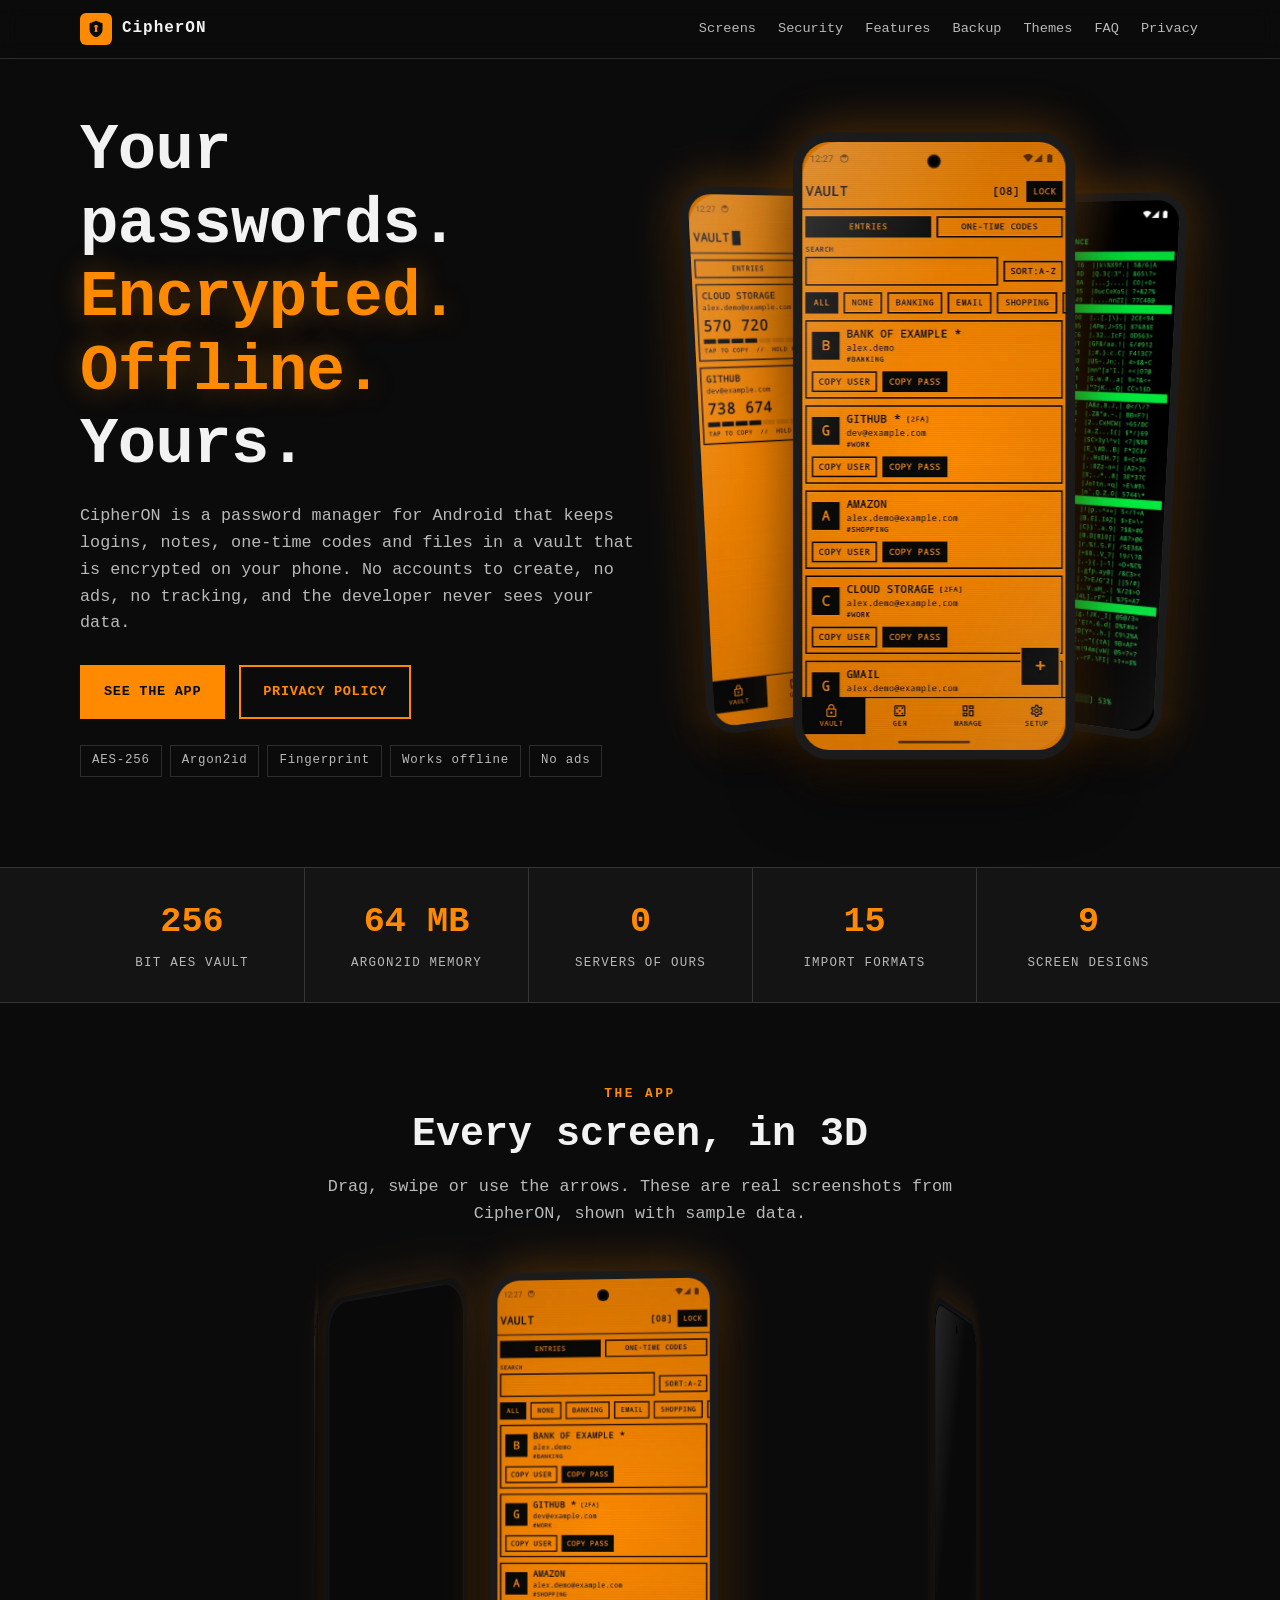
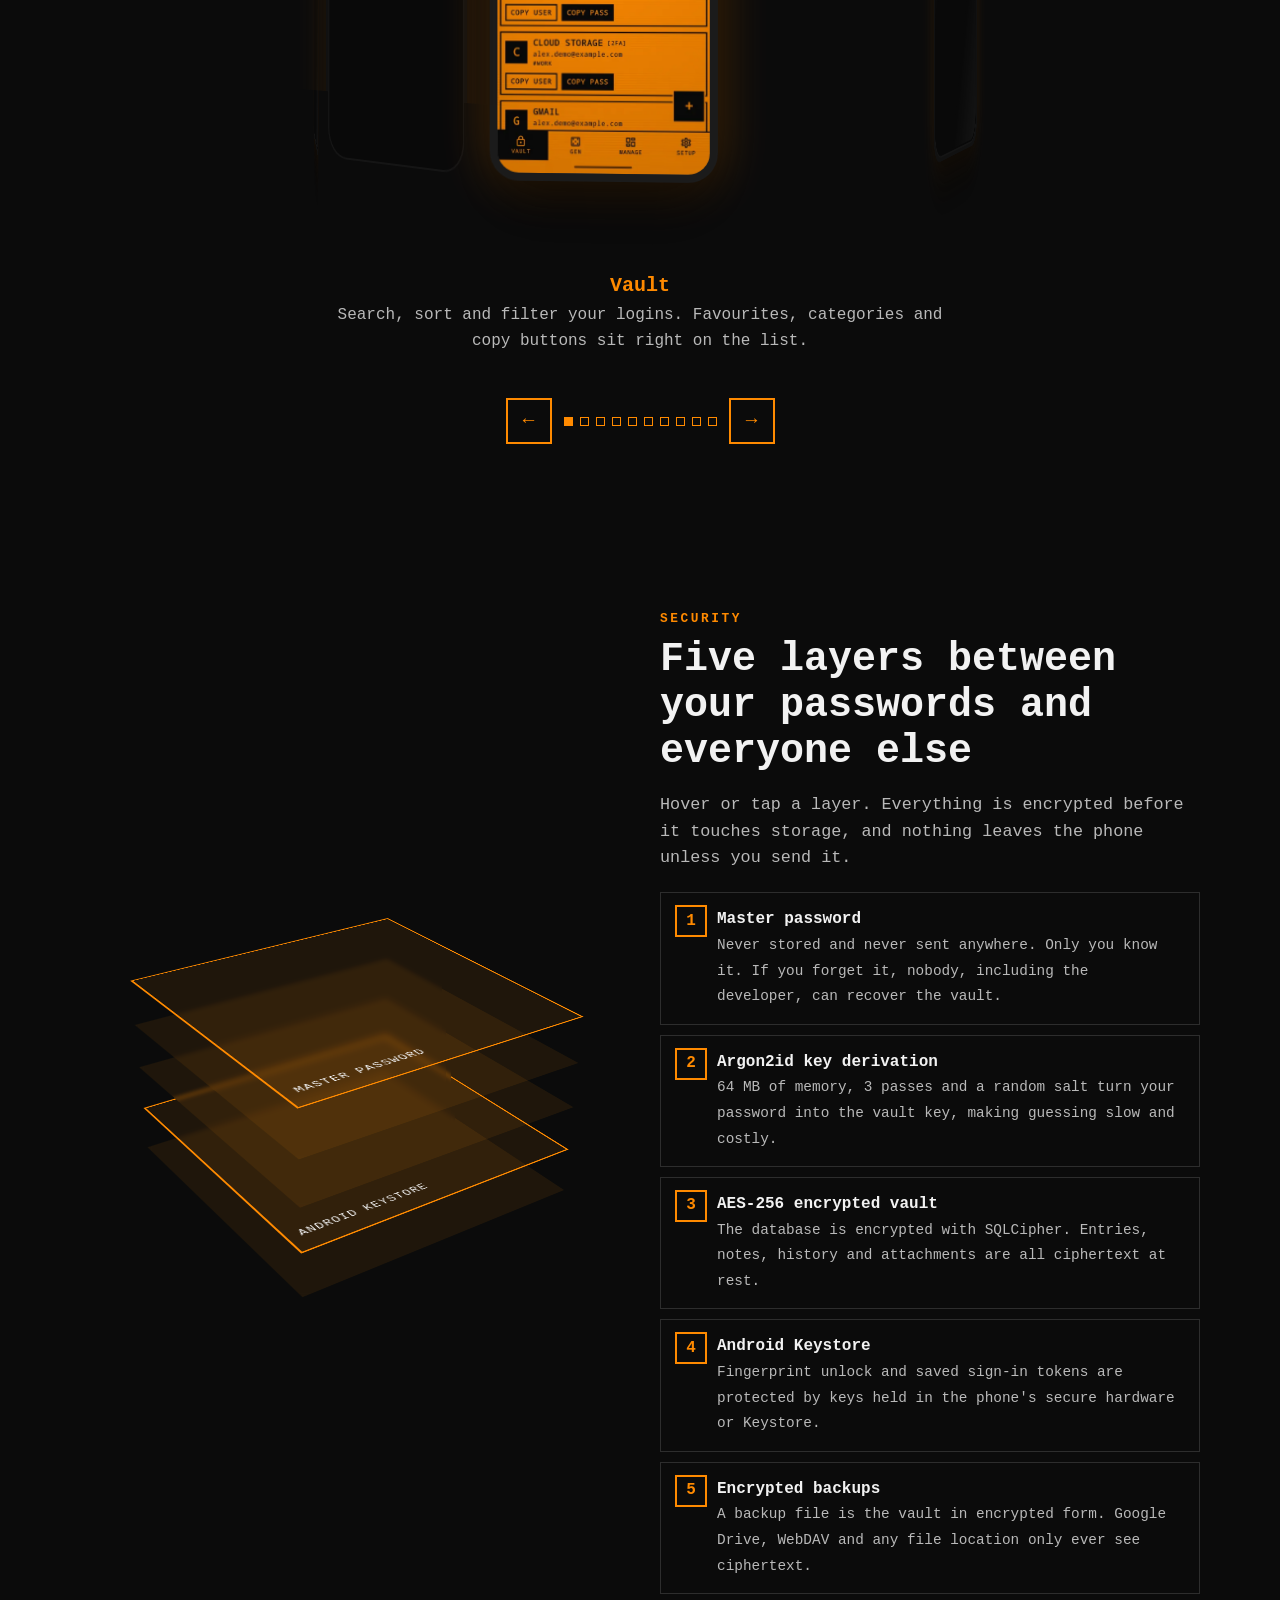
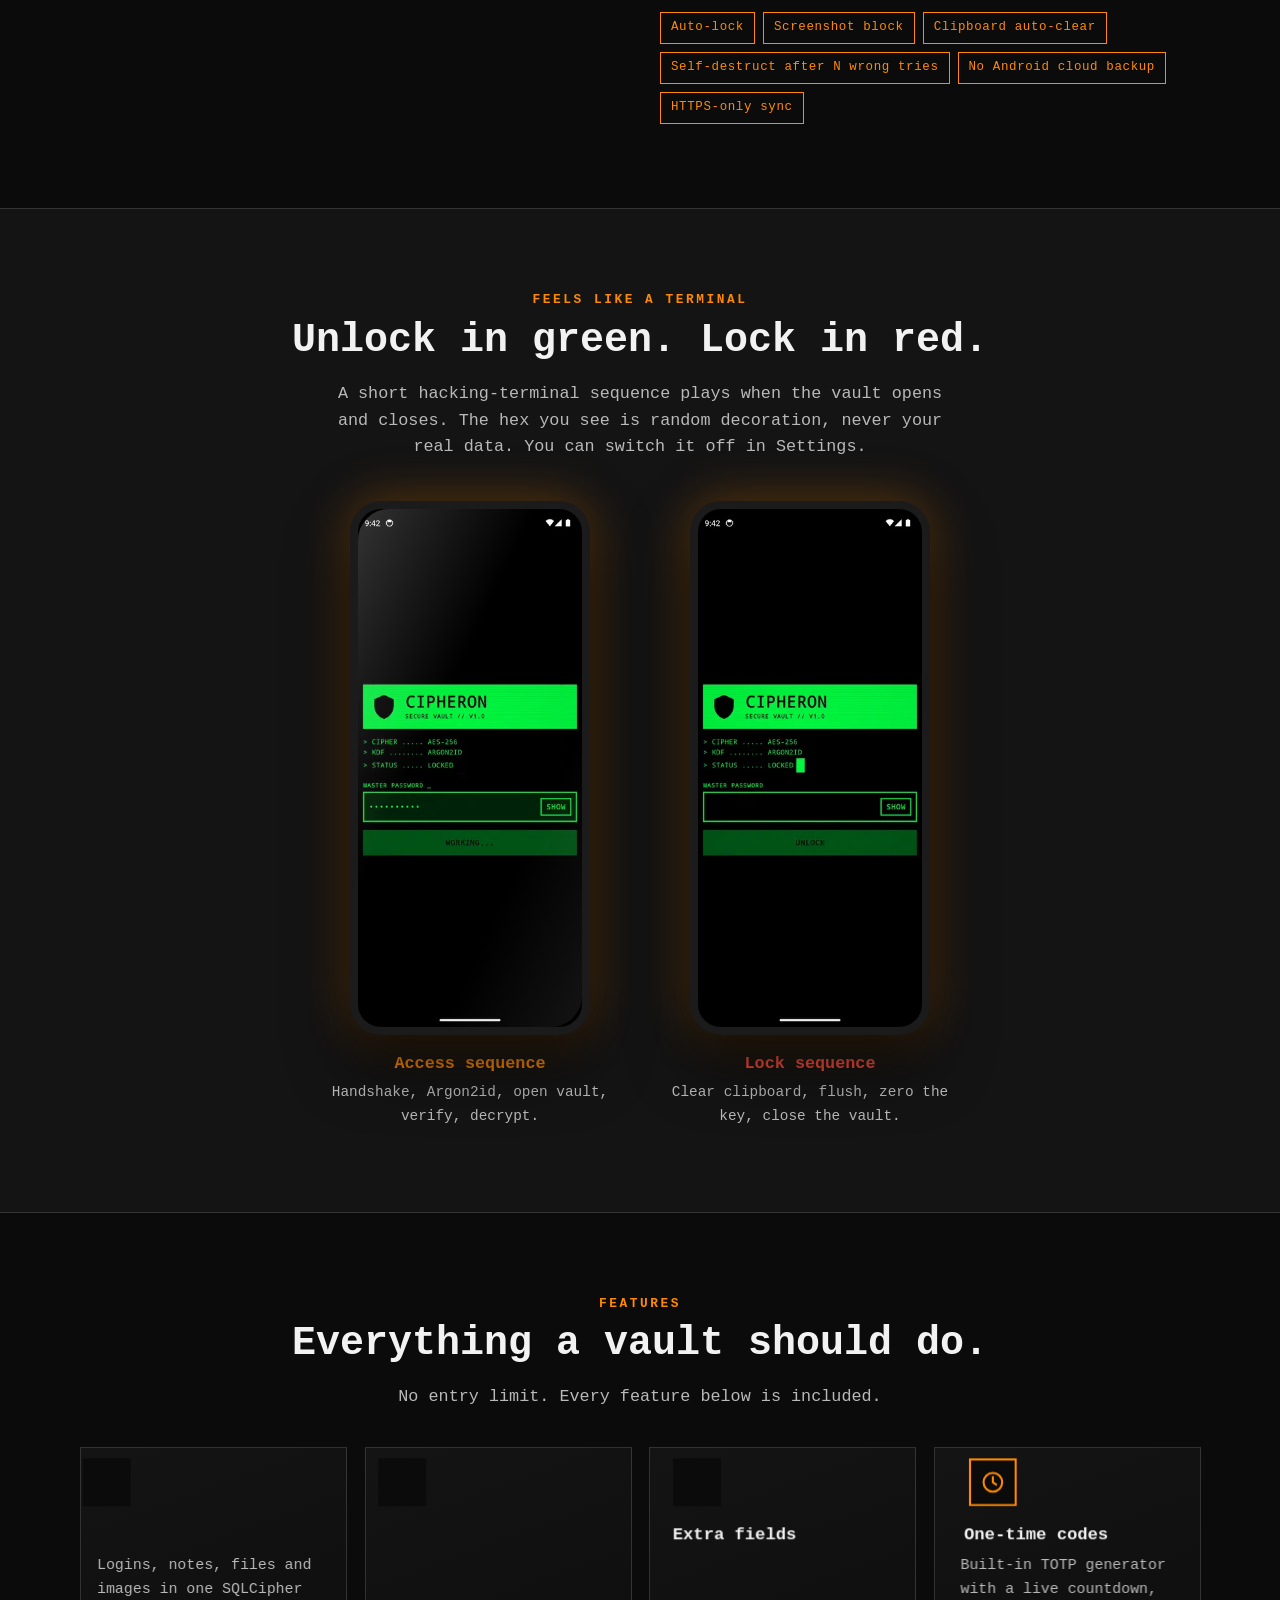
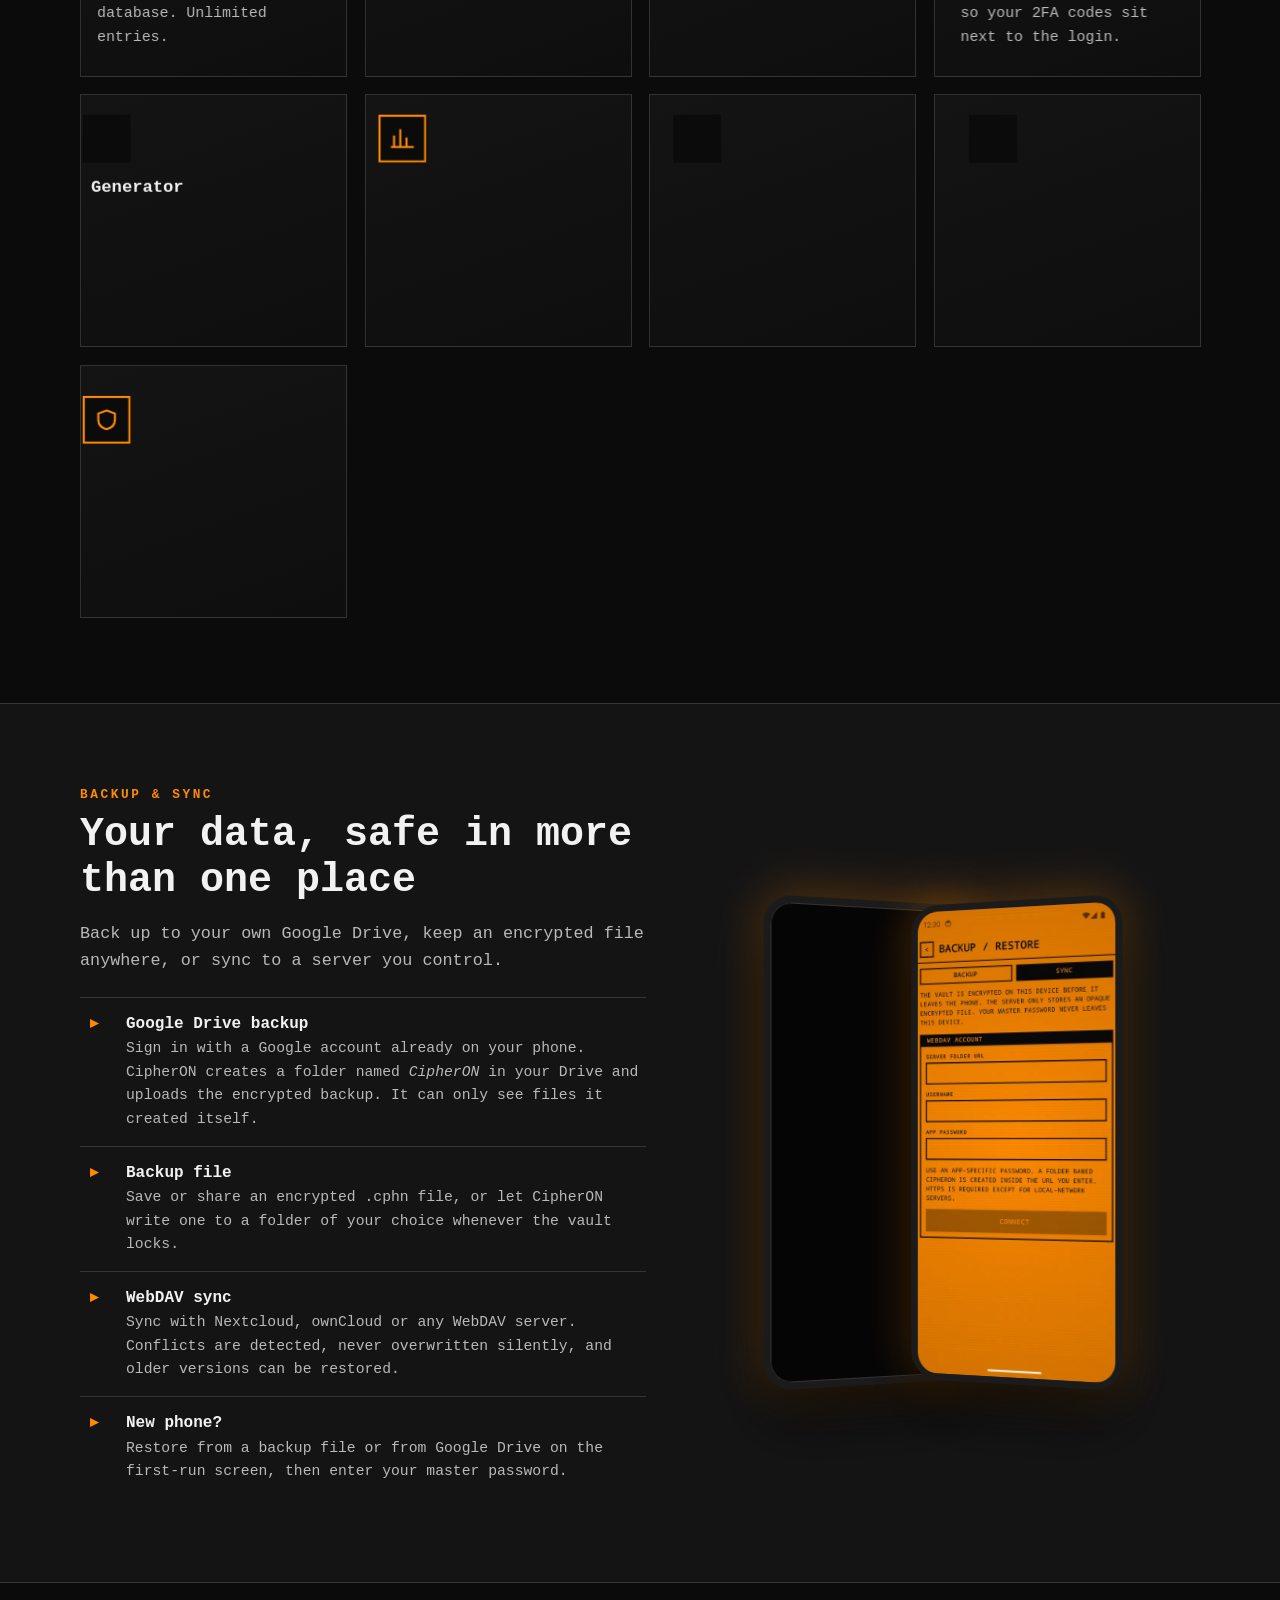
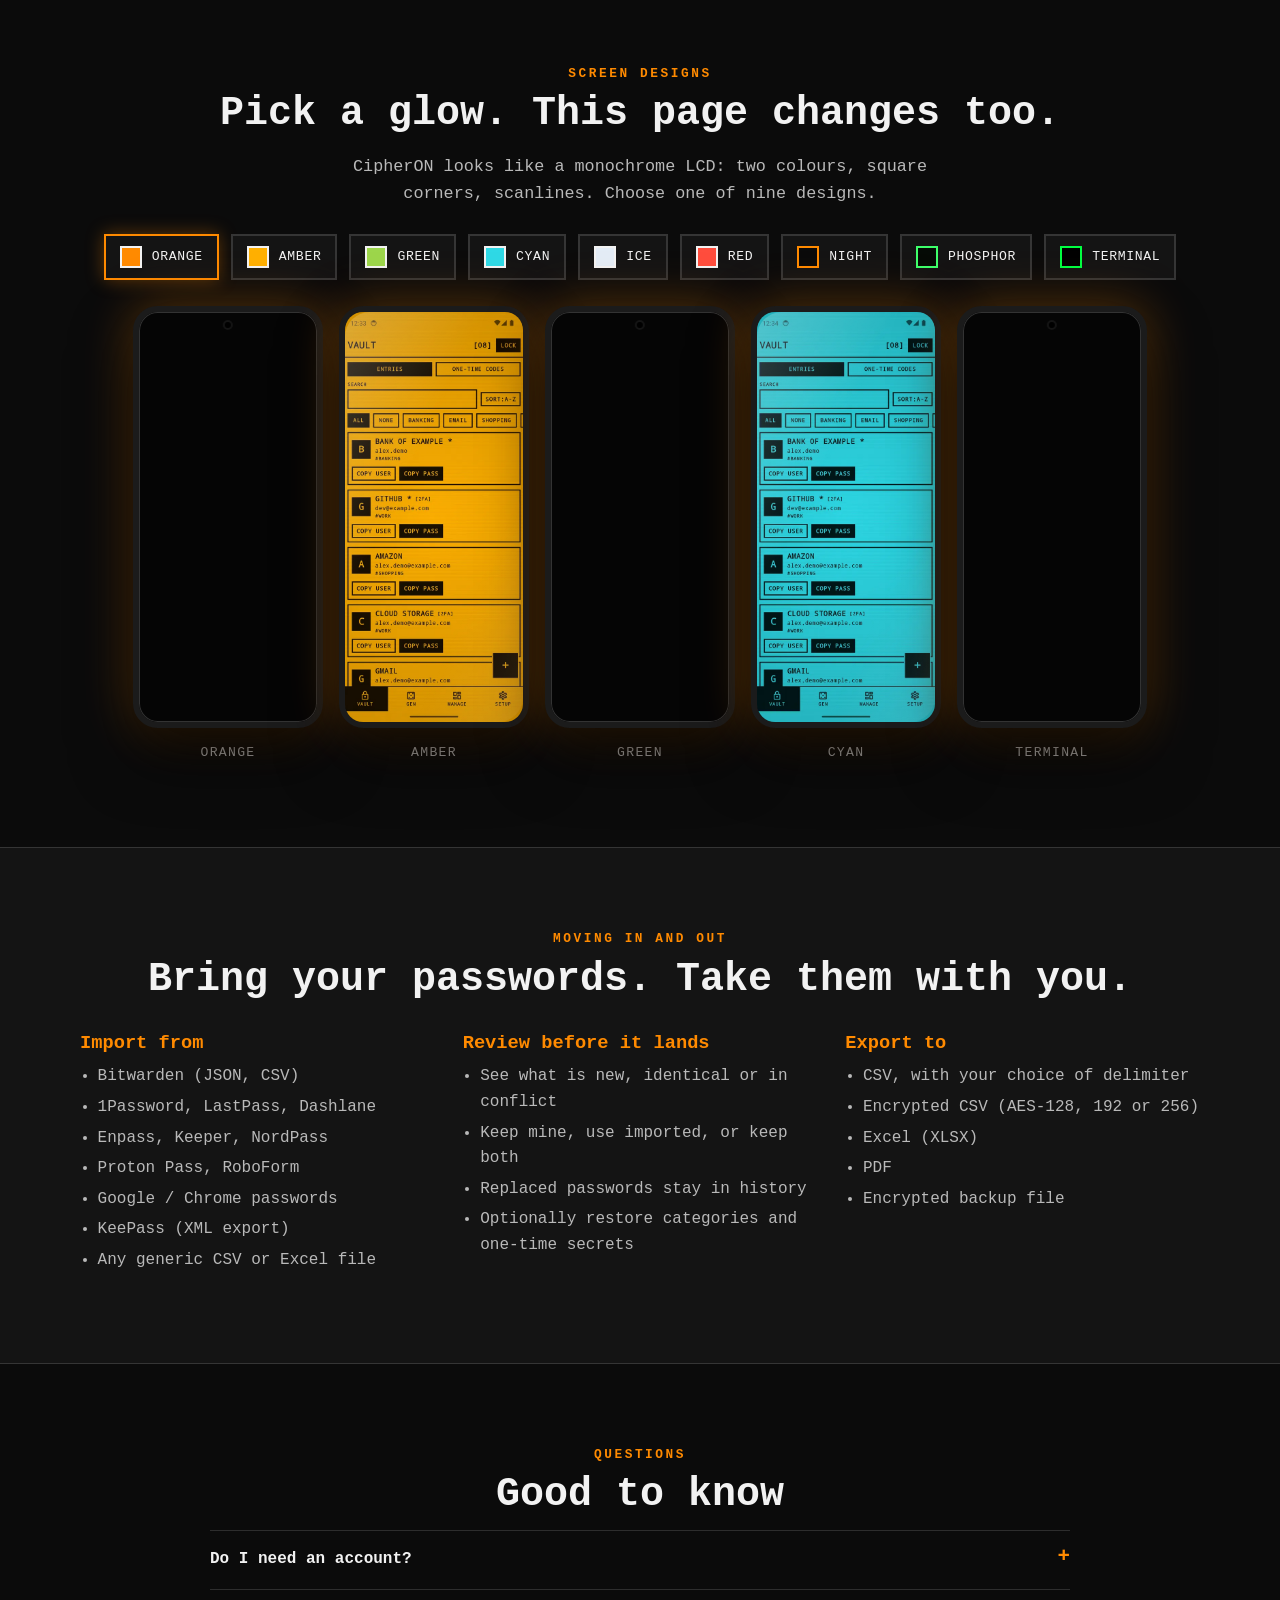
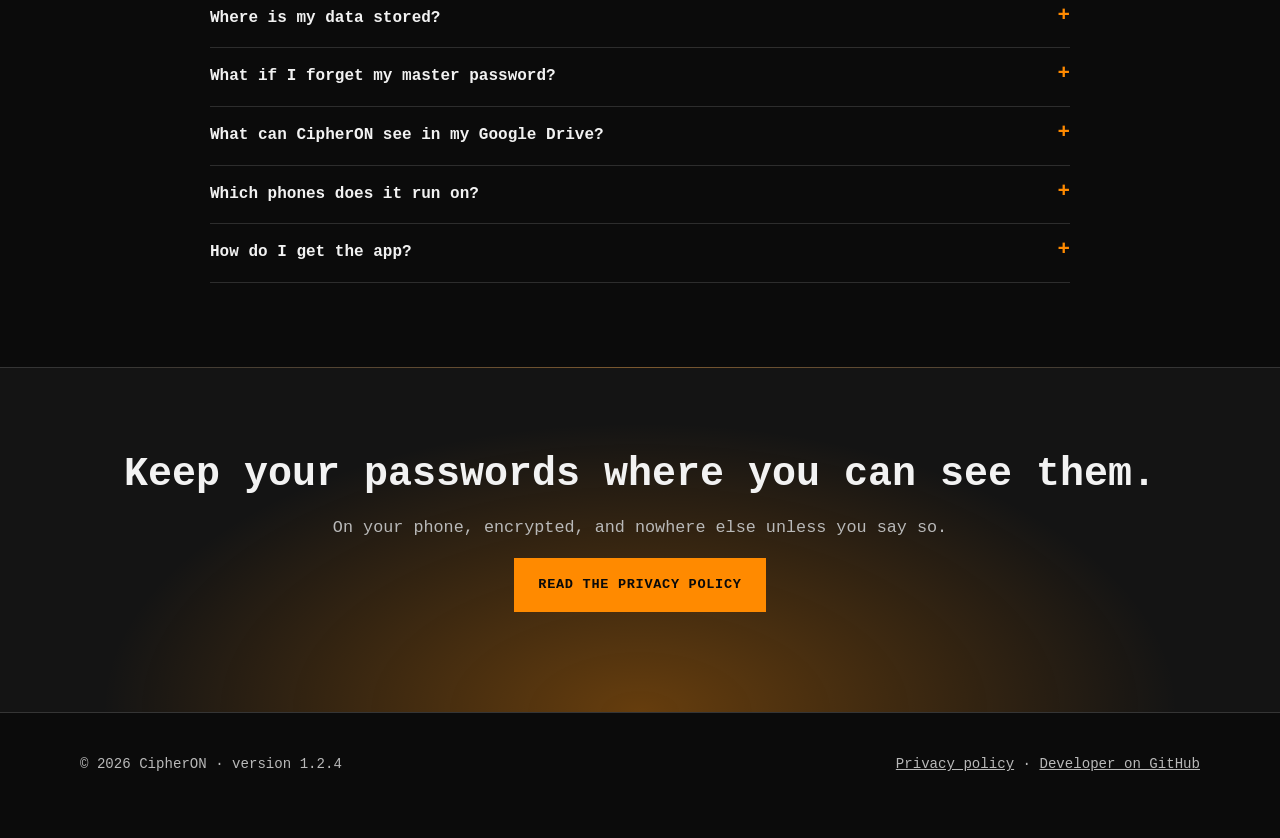
<file: index.html>
<!doctype html>
<html lang="en">
<head>
<meta charset="utf-8">
<meta name="viewport" content="width=device-width, initial-scale=1">
<title>CipherON - offline encrypted password manager for Android</title>
<meta name="description" content="CipherON is an offline-first password manager for Android. AES-256 encrypted vault, Argon2id, fingerprint unlock, one-time codes, optional Google Drive backup. No accounts, no ads, no tracking.">
<meta name="theme-color" content="#0b0b0b">
<link rel="icon" href="logo.png">
<meta property="og:title" content="CipherON - offline encrypted password manager">
<meta property="og:description" content="Your vault is encrypted on your phone. No accounts, no ads, no tracking.">
<meta property="og:image" content="https://esw4.github.io/cipheron-site/logo.png">
<link rel="stylesheet" href="style.css">
<script type="application/ld+json">
{"@context":"https://schema.org","@type":"SoftwareApplication","name":"CipherON","operatingSystem":"Android 8.0+","applicationCategory":"SecurityApplication","softwareVersion":"1.2.4","description":"Offline-first encrypted password manager for Android."}
</script>
</head>
<body>
<a class="skip" href="#main">Skip to content</a>

<nav class="top" aria-label="Main">
  <div class="wrap">
    <a class="brand" href="#top"><img src="logo.png" alt="" width="32" height="32">CipherON</a>
    <ul>
      <li><a href="#screens">Screens</a></li>
      <li><a href="#security">Security</a></li>
      <li><a href="#features">Features</a></li>
      <li><a href="#backup">Backup</a></li>
      <li><a href="#themes">Themes</a></li>
      <li><a href="#faq">FAQ</a></li>
      <li><a href="privacy.html">Privacy</a></li>
    </ul>
  </div>
</nav>

<main id="main">

<!-- ================= HERO ================= -->
<section class="hero" id="top">
  <div class="wrap">
    <div>
      <h1>Your passwords.<br><em>Encrypted. Offline.</em><br>Yours.</h1>
      <p class="lead">CipherON is a password manager for Android that keeps logins, notes, one-time codes and files in a vault that is encrypted on your phone. No accounts to create, no ads, no tracking, and the developer never sees your data.</p>
      <div class="row">
        <a class="btn" href="#screens">See the app</a>
        <a class="btn ghost" href="privacy.html">Privacy policy</a>
      </div>
      <div class="badges" aria-label="Highlights">
        <span class="badge">AES-256</span><span class="badge">Argon2id</span><span class="badge">Fingerprint</span>
        <span class="badge">Works offline</span><span class="badge">No ads</span>
      </div>
    </div>
    <div class="stage" aria-hidden="true">
      <div class="floor"></div>
      <div class="stack" id="stack">
        <div class="phone p1"><span class="cam"></span><img src="img/otp.webp" alt="" width="540" height="1200"></div>
        <div class="phone p2"><span class="cam"></span><img src="img/vault.webp" alt="" width="540" height="1200"></div>
        <div class="phone p3"><span class="cam"></span><img src="img/terminal-unlock.webp" alt="" width="540" height="1200"></div>
      </div>
    </div>
  </div>
</section>

<!-- ================= FACTS ================= -->
<section class="facts" aria-label="Key facts">
  <div class="wrap">
    <div class="fact"><b data-n="256">0</b><span>bit AES vault</span></div>
    <div class="fact"><b data-n="64" data-suf=" MB">0</b><span>Argon2id memory</span></div>
    <div class="fact"><b data-n="0">0</b><span>servers of ours</span></div>
    <div class="fact"><b data-n="15">0</b><span>import formats</span></div>
    <div class="fact"><b data-n="9">0</b><span>screen designs</span></div>
  </div>
</section>

<!-- ================= SCREENS ================= -->
<section id="screens">
  <div class="wrap">
    <h2 class="center rv"><span class="tag">The app</span>Every screen, in 3D</h2>
    <p class="lead center rv">Drag, swipe or use the arrows. These are real screenshots from CipherON, shown with sample data.</p>

    <div class="carousel" id="carousel" role="group" aria-roledescription="carousel" aria-label="App screenshots">
      <div class="ring" id="ring">
        <div class="phone" data-t="Vault" data-d="Search, sort and filter your logins. Favourites, categories and copy buttons sit right on the list."><span class="cam"></span><img src="img/vault.webp" alt="Vault list with sample logins" width="540" height="1200"></div>
        <div class="phone" data-t="One-time codes" data-d="Live two-factor codes with a countdown. Tap to copy."><span class="cam"></span><img src="img/otp.webp" alt="One-time codes tab" width="540" height="1200"></div>
        <div class="phone" data-t="Entry details" data-d="Everything about a login in one view. Passwords stay masked until you choose to show them."><span class="cam"></span><img src="img/detail.webp" alt="Entry with username, password, website and one-time code" width="540" height="1200"></div>
        <div class="phone" data-t="Extra fields" data-d="Need a second username, a PIN or another website? Add as many as you like, each with its own label."><span class="cam"></span><img src="img/editor.webp" alt="Entry editor with extra username, PIN and website fields" width="540" height="1200"></div>
        <div class="phone" data-t="Generator" data-d="Strong passwords, passphrases and PINs, with a strength meter and presets."><span class="cam"></span><img src="img/generator.webp" alt="Password generator" width="540" height="1200"></div>
        <div class="phone" data-t="Statistics" data-d="Spot weak, reused and short passwords at a glance."><span class="cam"></span><img src="img/stats.webp" alt="Password statistics" width="540" height="1200"></div>
        <div class="phone" data-t="Manage" data-d="Categories, fields, archive, statistics, import/export and backup in one hub."><span class="cam"></span><img src="img/manage.webp" alt="Manage hub" width="540" height="1200"></div>
        <div class="phone" data-t="Google Drive backup" data-d="Back up your encrypted vault to a CipherON folder in your own Google Drive."><span class="cam"></span><img src="img/drive.webp" alt="Google Drive backup screen" width="540" height="1200"></div>
        <div class="phone" data-t="Sync" data-d="Optionally sync to your own WebDAV server, with conflict-safe versions."><span class="cam"></span><img src="img/sync.webp" alt="WebDAV sync screen" width="540" height="1200"></div>
        <div class="phone" data-t="Settings" data-d="Nine screen designs, auto-lock, biometrics, screenshot protection and more."><span class="cam"></span><img src="img/settings.webp" alt="Settings screen" width="540" height="1200"></div>
      </div>
    </div>
    <div class="cap" aria-live="polite"><h3 id="capT">Vault</h3><p id="capD"></p></div>
    <div class="ctrls">
      <button id="prev" aria-label="Previous screen">&larr;</button>
      <div class="dots" id="dots" aria-hidden="true"></div>
      <button id="next" aria-label="Next screen">&rarr;</button>
    </div>
  </div>
</section>

<!-- ================= SECURITY ================= -->
<section id="security">
  <div class="wrap sec">
    <div class="layers rv" aria-hidden="true">
      <div class="lstack" id="lstack">
        <div class="layer" data-i="0">Encrypted backups</div>
        <div class="layer" data-i="1">Android Keystore</div>
        <div class="layer" data-i="2">AES-256 vault</div>
        <div class="layer" data-i="3">Argon2id</div>
        <div class="layer" data-i="4">Master password</div>
      </div>
    </div>
    <div class="rv">
      <h2><span class="tag">Security</span>Five layers between your passwords and everyone else</h2>
      <p class="lead">Hover or tap a layer. Everything is encrypted before it touches storage, and nothing leaves the phone unless you send it.</p>
      <ol id="slist">
        <li data-i="4"><b>Master password</b><span>Never stored and never sent anywhere. Only you know it. If you forget it, nobody, including the developer, can recover the vault.</span></li>
        <li data-i="3"><b>Argon2id key derivation</b><span>64 MB of memory, 3 passes and a random salt turn your password into the vault key, making guessing slow and costly.</span></li>
        <li data-i="2"><b>AES-256 encrypted vault</b><span>The database is encrypted with SQLCipher. Entries, notes, history and attachments are all ciphertext at rest.</span></li>
        <li data-i="1"><b>Android Keystore</b><span>Fingerprint unlock and saved sign-in tokens are protected by keys held in the phone's secure hardware or Keystore.</span></li>
        <li data-i="0"><b>Encrypted backups</b><span>A backup file is the vault in encrypted form. Google Drive, WebDAV and any file location only ever see ciphertext.</span></li>
      </ol>
      <div class="chips">
        <span class="chip">Auto-lock</span><span class="chip">Screenshot block</span><span class="chip">Clipboard auto-clear</span>
        <span class="chip">Self-destruct after N wrong tries</span><span class="chip">No Android cloud backup</span><span class="chip">HTTPS-only sync</span>
      </div>
    </div>
  </div>
</section>

<!-- ================= ANIMATIONS ================= -->
<section id="terminal" style="background:var(--bg2);border-block:1px solid var(--line)">
  <div class="wrap">
    <h2 class="center rv"><span class="tag">Feels like a terminal</span>Unlock in green. Lock in red.</h2>
    <p class="lead center rv">A short hacking-terminal sequence plays when the vault opens and closes. The hex you see is random decoration, never your real data. You can switch it off in Settings.</p>
    <div class="anim">
      <figure class="rv" data-tilt>
        <div class="phone"><span class="cam"></span><img src="img/unlock-anim.webp" alt="Unlock animation: terminal text scrolls, then ACCESS GRANTED" loading="lazy" width="360" height="800"></div>
        <figcaption><b>Access sequence</b>Handshake, Argon2id, open vault, verify, decrypt.</figcaption>
      </figure>
      <figure class="red rv" data-tilt>
        <div class="phone"><span class="cam"></span><img src="img/lock-anim.webp" alt="Lock animation in red: terminal text scrolls, then VAULT LOCKED" loading="lazy" width="360" height="800"></div>
        <figcaption><b>Lock sequence</b>Clear clipboard, flush, zero the key, close the vault.</figcaption>
      </figure>
    </div>
  </div>
</section>

<!-- ================= FEATURES ================= -->
<section id="features">
  <div class="wrap">
    <h2 class="center rv"><span class="tag">Features</span>Everything a vault should do.</h2>
    <p class="lead center rv">No entry limit. Every feature below is included.</p>
    <div class="cards" id="cards">
      <article class="card rv" data-tilt><div class="ic"><svg viewBox="0 0 24 24"><rect x="4" y="10" width="16" height="11"/><path d="M8 10V7a4 4 0 018 0v3"/></svg></div><h3>Encrypted vault</h3><p>Logins, notes, files and images in one SQLCipher database. Unlimited entries.</p></article>
      <article class="card rv" data-tilt><div class="ic"><svg viewBox="0 0 24 24"><path d="M12 3a5 5 0 00-5 5v3H5v10h14V11h-2V8a5 5 0 00-5-5z"/></svg></div><h3>Fingerprint unlock</h3><p>The fingerprint prompt opens by itself on the lock screen. Falls back to your master password.</p></article>
      <article class="card rv" data-tilt><div class="ic"><svg viewBox="0 0 24 24"><path d="M4 6h16M4 12h16M4 18h10"/><path d="M18 15v6M15 18h6"/></svg></div><h3>Extra fields</h3><p>Second usernames, passwords, PINs and websites on any entry, each with its own label.</p></article>
      <article class="card rv" data-tilt><div class="ic"><svg viewBox="0 0 24 24"><circle cx="12" cy="12" r="9"/><path d="M12 7v5l3 2"/></svg></div><h3>One-time codes</h3><p>Built-in TOTP generator with a live countdown, so your 2FA codes sit next to the login.</p></article>
      <article class="card rv" data-tilt><div class="ic"><svg viewBox="0 0 24 24"><path d="M5 12l5 5L20 6"/></svg></div><h3>Generator</h3><p>Passwords, passphrases and PINs with presets and an entropy-based strength meter.</p></article>
      <article class="card rv" data-tilt><div class="ic"><svg viewBox="0 0 24 24"><path d="M4 20V10M10 20V4M16 20v-8M22 20H2"/></svg></div><h3>Statistics</h3><p>See weak, reused and short passwords, plus rankings by category and field.</p></article>
      <article class="card rv" data-tilt><div class="ic"><svg viewBox="0 0 24 24"><path d="M3 7h7l2 2h9v11H3z"/></svg></div><h3>Categories &amp; archive</h3><p>Several categories per entry, favourites, search, sorting and an archive for old logins.</p></article>
      <article class="card rv" data-tilt><div class="ic"><svg viewBox="0 0 24 24"><path d="M12 3v12M7 10l5 5 5-5M4 21h16"/></svg></div><h3>History &amp; files</h3><p>Old passwords are kept in the entry's history. Attach files and images up to 5 MB, stored encrypted.</p></article>
      <article class="card rv" data-tilt><div class="ic"><svg viewBox="0 0 24 24"><path d="M12 3l8 3v6c0 5-3.5 8-8 9-4.5-1-8-4-8-9V6z"/></svg></div><h3>Hard to leak</h3><p>Screenshots blocked by default, clipboard marked sensitive and cleared, auto-lock and self-destruct.</p></article>
    </div>
  </div>
</section>

<!-- ================= BACKUP ================= -->
<section id="backup" style="background:var(--bg2);border-block:1px solid var(--line)">
  <div class="wrap bk">
    <div class="rv">
      <h2><span class="tag">Backup &amp; sync</span>Your data, safe in more than one place</h2>
      <p class="lead">Back up to your own Google Drive, keep an encrypted file anywhere, or sync to a server you control.</p>
      <ul class="steps">
        <li><b>Google Drive backup</b><span>Sign in with a Google account already on your phone. CipherON creates a folder named <em>CipherON</em> in your Drive and uploads the encrypted backup. It can only see files it created itself.</span></li>
        <li><b>Backup file</b><span>Save or share an encrypted <code>.cphn</code> file, or let CipherON write one to a folder of your choice whenever the vault locks.</span></li>
        <li><b>WebDAV sync</b><span>Sync with Nextcloud, ownCloud or any WebDAV server. Conflicts are detected, never overwritten silently, and older versions can be restored.</span></li>
        <li><b>New phone?</b><span>Restore from a backup file or from Google Drive on the first-run screen, then enter your master password.</span></li>
      </ul>
    </div>
    <div class="pair rv" data-tilt-pair>
      <div class="phone"><span class="cam"></span><img src="img/drive.webp" alt="Google Drive backup screen" loading="lazy" width="540" height="1200"></div>
      <div class="phone"><span class="cam"></span><img src="img/sync.webp" alt="WebDAV sync screen" loading="lazy" width="540" height="1200"></div>
    </div>
  </div>
</section>

<!-- ================= THEMES ================= -->
<section id="themes">
  <div class="wrap">
    <h2 class="center rv"><span class="tag">Screen designs</span>Pick a glow. This page changes too.</h2>
    <p class="lead center rv">CipherON looks like a monochrome LCD: two colours, square corners, scanlines. Choose one of nine designs.</p>
    <div class="sw" id="sw" role="group" aria-label="Colour design" style="justify-content:center">
      <button data-a="#ff8a00" data-o="#0a0a0a" aria-pressed="true"><i style="background:#ff8a00"></i>Orange</button>
      <button data-a="#ffb000" data-o="#1a1000"><i style="background:#ffb000"></i>Amber</button>
      <button data-a="#9cd64b" data-o="#0b1a00"><i style="background:#9cd64b"></i>Green</button>
      <button data-a="#2ed9e6" data-o="#00181a"><i style="background:#2ed9e6"></i>Cyan</button>
      <button data-a="#e3ecf6" data-o="#0a1a2a"><i style="background:#e3ecf6"></i>Ice</button>
      <button data-a="#ff4d3d" data-o="#1a0000"><i style="background:#ff4d3d"></i>Red</button>
      <button data-a="#ff8a00" data-o="#0a0a0a"><i style="background:#0a0a0a;border-color:#ff8a00"></i>Night</button>
      <button data-a="#3dff6a" data-o="#050a05"><i style="background:#050a05;border-color:#3dff6a"></i>Phosphor</button>
      <button data-a="#00ff41" data-o="#000000"><i style="background:#000;border-color:#00ff41"></i>Terminal</button>
    </div>
    <div class="fan" data-tilt-pair>
      <figure class="rv"><div class="phone"><span class="cam"></span><img src="img/pal-orange.webp" alt="Orange design" loading="lazy" width="540" height="1200"></div><figcaption>Orange</figcaption></figure>
      <figure class="rv"><div class="phone"><span class="cam"></span><img src="img/pal-amber.webp" alt="Amber design" loading="lazy" width="540" height="1200"></div><figcaption>Amber</figcaption></figure>
      <figure class="rv"><div class="phone"><span class="cam"></span><img src="img/pal-green.webp" alt="Green design" loading="lazy" width="540" height="1200"></div><figcaption>Green</figcaption></figure>
      <figure class="rv"><div class="phone"><span class="cam"></span><img src="img/pal-cyan.webp" alt="Cyan design" loading="lazy" width="540" height="1200"></div><figcaption>Cyan</figcaption></figure>
      <figure class="rv"><div class="phone"><span class="cam"></span><img src="img/terminal-settings.webp" alt="Terminal design: black with green text" loading="lazy" width="540" height="1200"></div><figcaption>Terminal</figcaption></figure>
    </div>
  </div>
</section>

<!-- ================= IMPORT / EXPORT ================= -->
<section id="data" style="background:var(--bg2);border-block:1px solid var(--line)">
  <div class="wrap">
    <h2 class="center rv"><span class="tag">Moving in and out</span>Bring your passwords. Take them with you.</h2>
    <div class="cols rv">
      <div><h3>Import from</h3><ul><li>Bitwarden (JSON, CSV)</li><li>1Password, LastPass, Dashlane</li><li>Enpass, Keeper, NordPass</li><li>Proton Pass, RoboForm</li><li>Google / Chrome passwords</li><li>KeePass (XML export)</li><li>Any generic CSV or Excel file</li></ul></div>
      <div><h3>Review before it lands</h3><ul><li>See what is new, identical or in conflict</li><li>Keep mine, use imported, or keep both</li><li>Replaced passwords stay in history</li><li>Optionally restore categories and one-time secrets</li></ul></div>
      <div><h3>Export to</h3><ul><li>CSV, with your choice of delimiter</li><li>Encrypted CSV (AES-128, 192 or 256)</li><li>Excel (XLSX)</li><li>PDF</li><li>Encrypted backup file</li></ul></div>
    </div>
  </div>
</section>

<!-- ================= FAQ ================= -->
<section id="faq">
  <div class="wrap" style="max-width:860px">
    <h2 class="center rv"><span class="tag">Questions</span>Good to know</h2>
    <div class="rv">
      <details><summary>Do I need an account?</summary><p>No. You create a master password on your phone and that is all. The optional Google Drive backup uses your own Google account, only if you choose to connect it.</p></details>
      <details><summary>Where is my data stored?</summary><p>In an encrypted database inside the app on your phone. The developer runs no servers for CipherON and receives no data. Backups go only where you send them.</p></details>
      <details><summary>What if I forget my master password?</summary><p>It cannot be recovered. The password is never stored, and the vault key is derived from it. Keep it safe, and keep an encrypted backup.</p></details>
      <details><summary>What can CipherON see in my Google Drive?</summary><p>Only the folder and backup files it creates itself (the <code>drive.file</code> permission). It cannot read the rest of your Drive. You can remove access at any time at myaccount.google.com/permissions.</p></details>
      <details><summary>Which phones does it run on?</summary><p>Android 8.0 or newer.</p></details>
      <details><summary>How do I get the app?</summary><p>CipherON is currently shared as a direct install file. Contact the developer through the GitHub profile in the footer.</p></details>
    </div>
  </div>
</section>

<section class="cta">
  <div class="wrap">
    <h2 class="rv">Keep your passwords where you can see them.</h2>
    <p class="lead center rv">On your phone, encrypted, and nowhere else unless you say so.</p>
    <p class="rv"><a class="btn" href="privacy.html">Read the privacy policy</a></p>
  </div>
</section>

</main>

<footer>
  <div class="wrap">
    <span>&copy; 2026 CipherON &middot; version 1.2.4</span>
    <span><a href="privacy.html">Privacy policy</a> &middot; <a href="https://github.com/esw4">Developer on GitHub</a></span>
  </div>
</footer>

<script src="app.js"></script>
</body>
</html>
</file>
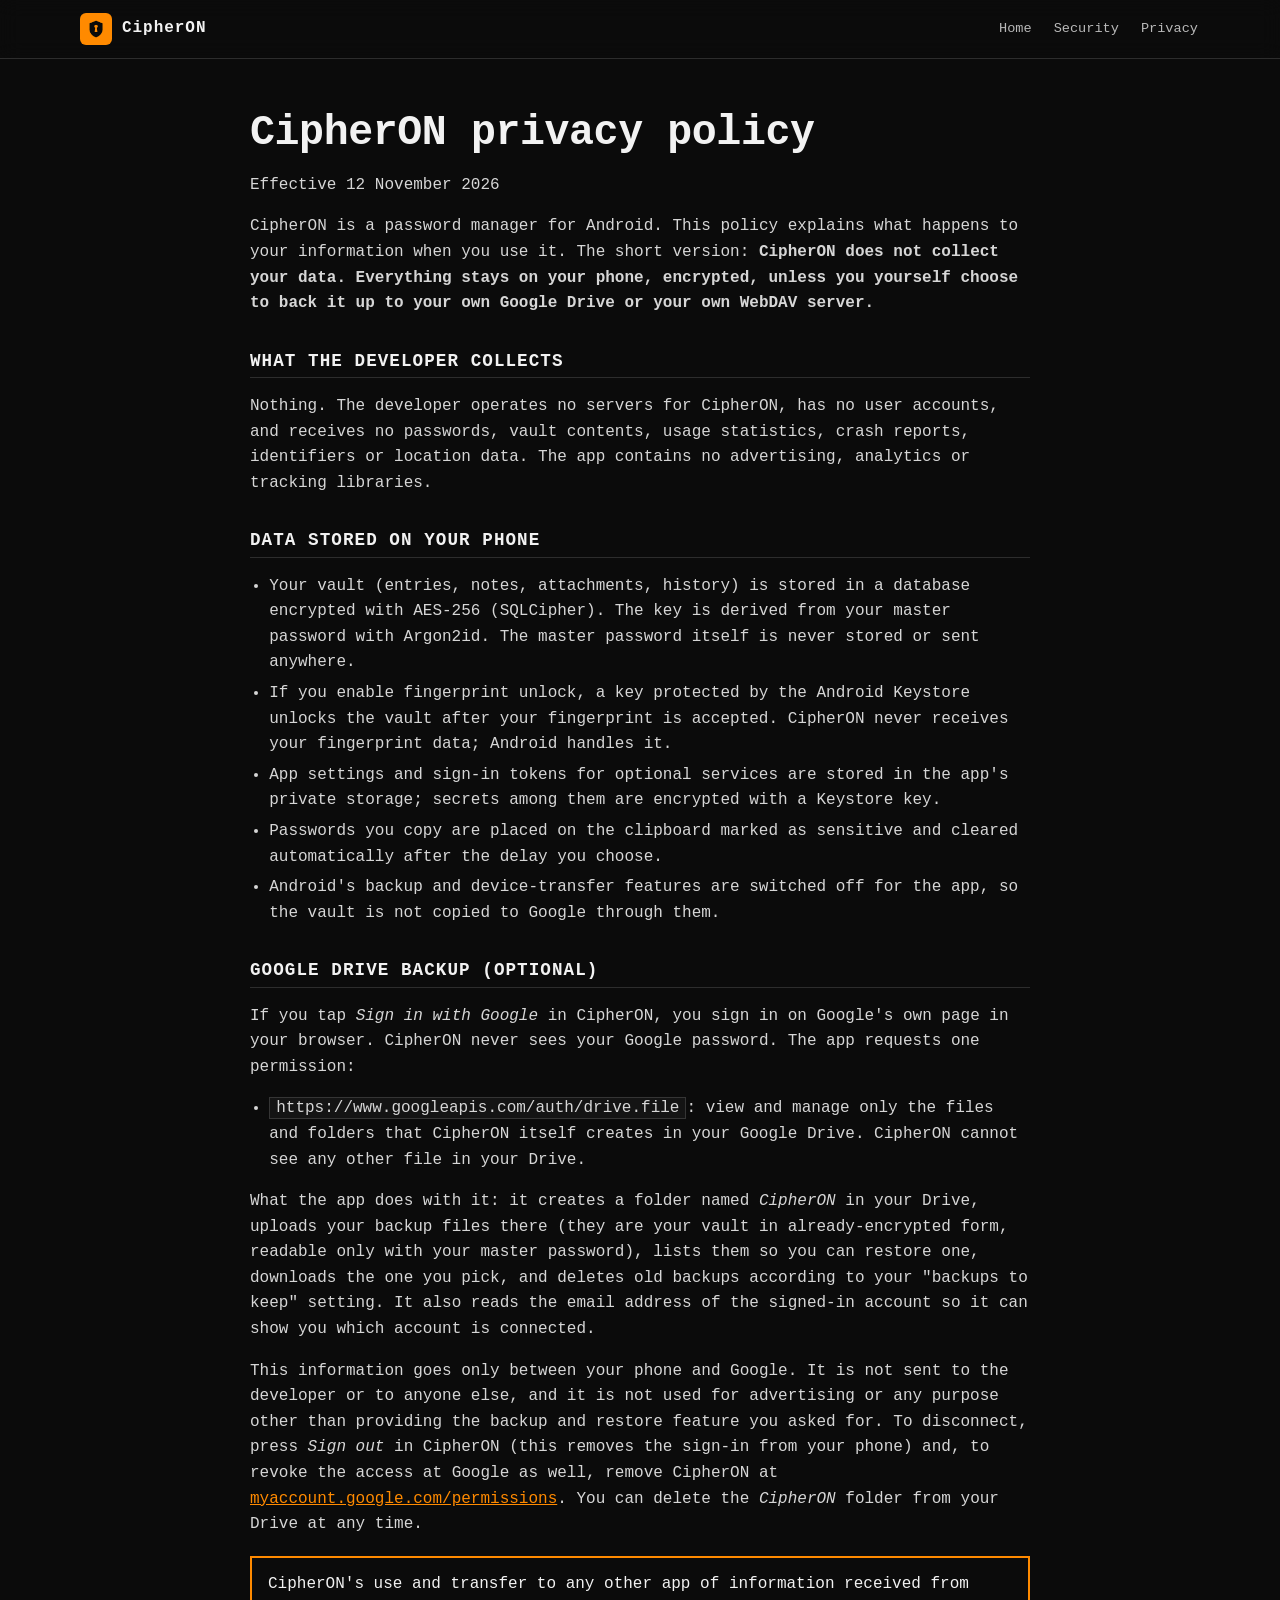
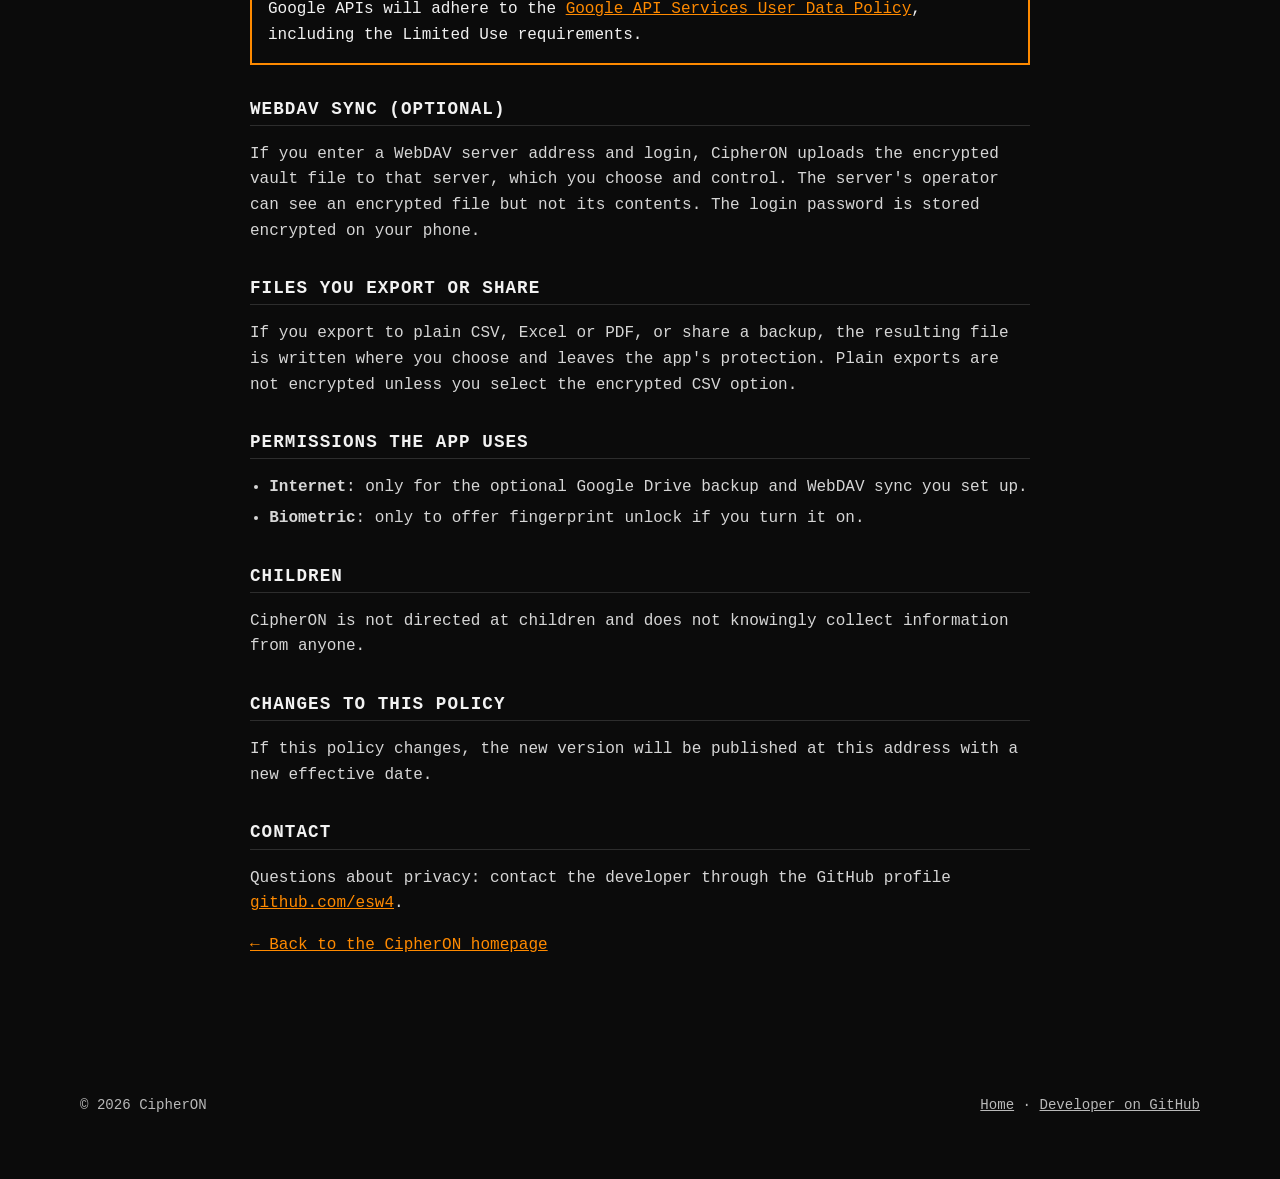
<file: privacy.html>
<!doctype html>
<html lang="en">
<head>
<meta charset="utf-8">
<meta name="viewport" content="width=device-width, initial-scale=1">
<title>CipherON privacy policy</title>
<meta name="description" content="CipherON collects no data. Your vault stays on your phone, encrypted. Optional backups go only to your own Google Drive or WebDAV server.">
<meta name="theme-color" content="#0b0b0b">
<link rel="icon" href="logo.png">
<link rel="stylesheet" href="style.css">
</head>
<body>
<a class="skip" href="#main">Skip to content</a>
<nav class="top" aria-label="Main">
  <div class="wrap">
    <a class="brand" href="index.html"><img src="logo.png" alt="" width="32" height="32">CipherON</a>
    <ul><li><a href="index.html">Home</a></li><li><a href="index.html#security">Security</a></li><li><a href="privacy.html">Privacy</a></li></ul>
  </div>
</nav>
<main class="doc" id="main">
  <h1>CipherON privacy policy</h1>
  <p>Effective 12 November 2026</p>

  <p>CipherON is a password manager for Android. This policy explains what happens to your information when you use it.
  The short version: <strong>CipherON does not collect your data. Everything stays on your phone, encrypted, unless you
  yourself choose to back it up to your own Google Drive or your own WebDAV server.</strong></p>

  <h2>What the developer collects</h2>
  <p>Nothing. The developer operates no servers for CipherON, has no user accounts, and receives no passwords, vault
  contents, usage statistics, crash reports, identifiers or location data. The app contains no advertising, analytics
  or tracking libraries.</p>

  <h2>Data stored on your phone</h2>
  <ul>
    <li>Your vault (entries, notes, attachments, history) is stored in a database encrypted with AES-256 (SQLCipher).
    The key is derived from your master password with Argon2id. The master password itself is never stored or sent anywhere.</li>
    <li>If you enable fingerprint unlock, a key protected by the Android Keystore unlocks the vault after your fingerprint
    is accepted. CipherON never receives your fingerprint data; Android handles it.</li>
    <li>App settings and sign-in tokens for optional services are stored in the app's private storage; secrets among them
    are encrypted with a Keystore key.</li>
    <li>Passwords you copy are placed on the clipboard marked as sensitive and cleared automatically after the delay you choose.</li>
    <li>Android's backup and device-transfer features are switched off for the app, so the vault is not copied to Google
    through them.</li>
  </ul>

  <h2 id="google">Google Drive backup (optional)</h2>
  <p>If you tap <em>Sign in with Google</em> in CipherON, you sign in on Google's own page in your browser. CipherON never
  sees your Google password. The app requests one permission:</p>
  <ul>
    <li><code>https://www.googleapis.com/auth/drive.file</code>: view and manage only the files and folders that CipherON
    itself creates in your Google Drive. CipherON cannot see any other file in your Drive.</li>
  </ul>
  <p>What the app does with it: it creates a folder named <em>CipherON</em> in your Drive, uploads your backup files there
  (they are your vault in already-encrypted form, readable only with your master password), lists them so you can restore
  one, downloads the one you pick, and deletes old backups according to your "backups to keep" setting. It also reads the
  email address of the signed-in account so it can show you which account is connected.</p>
  <p>This information goes only between your phone and Google. It is not sent to the developer or to anyone else, and it
  is not used for advertising or any purpose other than providing the backup and restore feature you asked for.
  To disconnect, press <em>Sign out</em> in CipherON (this removes the sign-in from your phone) and, to revoke the access
  at Google as well, remove CipherON at
  <a href="https://myaccount.google.com/permissions">myaccount.google.com/permissions</a>. You can delete the
  <em>CipherON</em> folder from your Drive at any time.</p>
  <div class="box">
    CipherON's use and transfer to any other app of information received from Google APIs will adhere to the
    <a href="https://developers.google.com/terms/api-services-user-data-policy">Google API Services User Data Policy</a>,
    including the Limited Use requirements.
  </div>

  <h2>WebDAV sync (optional)</h2>
  <p>If you enter a WebDAV server address and login, CipherON uploads the encrypted vault file to that server, which you
  choose and control. The server's operator can see an encrypted file but not its contents. The login password is stored
  encrypted on your phone.</p>

  <h2>Files you export or share</h2>
  <p>If you export to plain CSV, Excel or PDF, or share a backup, the resulting file is written where you choose and
  leaves the app's protection. Plain exports are not encrypted unless you select the encrypted CSV option.</p>

  <h2>Permissions the app uses</h2>
  <ul>
    <li><strong>Internet</strong>: only for the optional Google Drive backup and WebDAV sync you set up.</li>
    <li><strong>Biometric</strong>: only to offer fingerprint unlock if you turn it on.</li>
  </ul>

  <h2>Children</h2>
  <p>CipherON is not directed at children and does not knowingly collect information from anyone.</p>

  <h2>Changes to this policy</h2>
  <p>If this policy changes, the new version will be published at this address with a new effective date.</p>

  <h2>Contact</h2>
  <p>Questions about privacy: contact the developer through the GitHub profile
  <a href="https://github.com/esw4">github.com/esw4</a>.</p>

  <p><a href="index.html">&larr; Back to the CipherON homepage</a></p>
</main>
<footer>
  <div class="wrap">
    <span>&copy; 2026 CipherON</span>
    <span><a href="index.html">Home</a> &middot; <a href="https://github.com/esw4">Developer on GitHub</a></span>
  </div>
</footer>
</body>
</html>
</file>
<file: style.css>
/* CipherON site: dark stage, orange LCD accents, CSS 3D (no libraries). */
:root{
  --bg:#0b0b0b; --bg2:#141414; --fg:#f2f2f2; --muted:#b9b9b9; --accent:#ff8a00; --on-accent:#0a0a0a;
  --line:rgba(255,255,255,.14); --glow:rgba(255,138,0,.35);
  --mono: ui-monospace,"SF Mono",Menlo,Consolas,"Liberation Mono",monospace;
}
*{box-sizing:border-box}
html{scroll-behavior:smooth;-webkit-text-size-adjust:100%;overflow-x:hidden;overflow-x:clip}
section{overflow-x:clip}
body{margin:0;background:var(--bg);color:var(--fg);font:16px/1.6 var(--mono);overflow-x:hidden}
img{max-width:100%}
a{color:var(--accent)}
:focus-visible{outline:3px solid var(--accent);outline-offset:3px}
.wrap{width:min(1120px,100% - 32px);margin:0 auto}
.skip{position:absolute;left:-999px;top:8px;background:var(--accent);color:var(--on-accent);padding:8px 12px;z-index:100}
.skip:focus{left:8px}

/* ---------- nav ---------- */
nav.top{position:sticky;top:0;z-index:50;background:rgba(11,11,11,.82);backdrop-filter:blur(10px);-webkit-backdrop-filter:blur(10px);border-bottom:1px solid var(--line)}
nav.top .wrap{display:flex;align-items:center;gap:20px;min-height:58px}
.brand{display:flex;align-items:center;gap:10px;color:var(--fg);text-decoration:none;font-weight:700;letter-spacing:.06em}
.brand img{width:32px;height:32px;border-radius:6px}
nav.top ul{display:flex;gap:18px;list-style:none;margin:0 0 0 auto;padding:0;font-size:.85rem}
nav.top ul a{color:var(--muted);text-decoration:none;padding:6px 2px}
nav.top ul a:hover{color:var(--accent)}
@media (max-width:820px){nav.top ul{display:none}}

/* ---------- buttons ---------- */
.btn{display:inline-block;font:inherit;font-weight:700;letter-spacing:.05em;text-transform:uppercase;font-size:.85rem;padding:14px 22px;border:2px solid var(--accent);background:var(--accent);color:var(--on-accent);text-decoration:none;cursor:pointer;transition:transform .2s,box-shadow .2s}
.btn:hover{transform:translate(-3px,-3px);box-shadow:5px 5px 0 var(--fg)}
.btn.ghost{background:transparent;color:var(--accent)}
.row{display:flex;flex-wrap:wrap;gap:14px}

/* ---------- sections ---------- */
section{padding:84px 0;position:relative}
h1,h2,h3{line-height:1.15;margin:0}
h1{font-size:clamp(2.1rem,5.4vw,4rem);letter-spacing:-.01em}
h2{font-size:clamp(1.6rem,3.6vw,2.5rem);margin-bottom:12px}
h2 .tag{display:block;font-size:.8rem;letter-spacing:.2em;color:var(--accent);margin-bottom:10px;text-transform:uppercase}
.lead{color:var(--muted);max-width:62ch;font-size:1.05rem}
.accent{color:var(--accent)}
.center{text-align:center}.center .lead,.lead.center{margin-inline:auto;text-align:center}

/* reveal on scroll */
.rv{opacity:0;transform:translate3d(0,40px,0) rotateX(12deg);transition:opacity .8s ease,transform .8s cubic-bezier(.2,.7,.2,1)}
.rv.in{opacity:1;transform:none}

/* ---------- phone (3D device) ---------- */
.phone{--w:230px;position:relative;width:var(--w);aspect-ratio:9/20;border-radius:calc(var(--w)*.13);background:#050505;border:calc(var(--w)*.035) solid #1b1b1b;box-shadow:0 0 0 1px #333 inset,0 30px 60px rgba(0,0,0,.65),0 0 50px var(--glow);transform-style:preserve-3d}
.phone::before{content:"";position:absolute;inset:-2px;border-radius:inherit;background:#0e0e0e;transform:translateZ(-14px);box-shadow:0 0 0 2px #222}
.phone::after{content:"";position:absolute;inset:0;border-radius:inherit;pointer-events:none;background:linear-gradient(115deg,rgba(255,255,255,.2),rgba(255,255,255,0) 38%,rgba(255,255,255,0) 70%,rgba(255,255,255,.08))}
.phone img{display:block;width:100%;height:100%;object-fit:cover;border-radius:calc(var(--w)*.095)}
.phone .cam{position:absolute;top:2.4%;left:50%;width:3.6%;aspect-ratio:1;border-radius:50%;background:#000;transform:translateX(-50%);box-shadow:0 0 0 2px #151515;z-index:2}

/* ---------- hero ---------- */
.hero{padding:56px 0 90px;overflow:hidden}
.hero .wrap{display:grid;grid-template-columns:1.05fr 1fr;gap:30px;align-items:center}
.hero h1 em{font-style:normal;color:var(--accent);text-shadow:0 0 28px var(--glow)}
.hero p.lead{margin:20px 0 28px}
.badges{display:flex;flex-wrap:wrap;gap:8px;margin-top:26px}
.badge{border:1px solid var(--line);padding:5px 11px;font-size:.78rem;letter-spacing:.06em;color:var(--muted)}
.stage{perspective:1400px;height:640px;display:grid;place-items:center;position:relative}
.stack{position:relative;width:100%;height:100%;transform-style:preserve-3d;transition:transform .15s ease-out}
.stack .phone{position:absolute;left:50%;top:50%;animation:float 7s ease-in-out infinite}
.stack .p1{--w:250px;margin:-278px 0 0 -125px;transform:translate3d(-128px,10px,-60px) rotateY(24deg) rotateZ(-3deg)}
.stack .p2{--w:270px;margin:-300px 0 0 -135px;transform:translate3d(0,0,60px);animation-delay:-2s;z-index:3}
.stack .p3{--w:250px;margin:-278px 0 0 -125px;transform:translate3d(128px,16px,-60px) rotateY(-24deg) rotateZ(3deg);animation-delay:-4s}
@keyframes float{0%,100%{translate:0 0}50%{translate:0 -14px}}
.floor{position:absolute;left:50%;bottom:20px;width:520px;height:60px;margin-left:-260px;background:radial-gradient(closest-side,rgba(255,138,0,.4),transparent);filter:blur(8px)}
@media (max-width:900px){
  .hero .wrap{grid-template-columns:1fr}
  .stage{height:520px}
  .stack .p1{--w:190px;margin:-211px 0 0 -95px;transform:translate3d(-105px,8px,-40px) rotateY(22deg)}
  .stack .p2{--w:210px;margin:-233px 0 0 -105px}
  .stack .p3{--w:190px;margin:-211px 0 0 -95px;transform:translate3d(105px,12px,-40px) rotateY(-22deg)}
  .floor{width:340px;margin-left:-170px}
}
@media (max-width:420px){
  .stack .p1,.stack .p3{--w:150px;margin:-167px 0 0 -75px}
  .stack .p1{transform:translate3d(-82px,8px,-40px) rotateY(22deg)}
  .stack .p3{transform:translate3d(82px,12px,-40px) rotateY(-22deg)}
  .stack .p2{--w:180px;margin:-200px 0 0 -90px}
}

/* ---------- facts strip ---------- */
.facts{padding:0;border-block:1px solid var(--line);background:var(--bg2)}
.facts .wrap{display:grid;grid-template-columns:repeat(5,1fr)}
.fact{padding:26px 14px;text-align:center;border-left:1px solid var(--line)}
.fact:first-child{border-left:0}
.fact b{display:block;font-size:clamp(1.4rem,3vw,2.2rem);color:var(--accent)}
.fact span{font-size:.78rem;letter-spacing:.1em;text-transform:uppercase;color:var(--muted)}
@media (max-width:700px){.facts .wrap{grid-template-columns:repeat(2,1fr)}.fact:nth-child(3){border-left:0}.fact{border-top:1px solid var(--line)}}

/* ---------- carousel ---------- */
.carousel{perspective:1600px;height:610px;margin-top:30px;position:relative;touch-action:pan-y;cursor:grab;user-select:none;-webkit-user-select:none}
.carousel.drag{cursor:grabbing}
.ring{position:absolute;left:50%;top:44%;width:0;height:0;transform-style:preserve-3d}
.ring .phone{position:absolute;--w:230px;margin:-256px 0 0 -115px;backface-visibility:hidden;-webkit-backface-visibility:hidden;transition:filter .4s,opacity .4s}
.ring .phone.dim{filter:brightness(.62) saturate(.8)}
.cap{min-height:118px;text-align:center;max-width:620px;margin:6px auto 0}
.cap h3{font-size:1.25rem;color:var(--accent);margin-bottom:6px}
.cap p{margin:0;color:var(--muted)}
.ctrls{display:flex;justify-content:center;align-items:center;gap:12px;margin-top:6px}
.ctrls button{font:inherit;width:46px;height:46px;border:2px solid var(--accent);background:transparent;color:var(--accent);font-size:1.2rem;cursor:pointer}
.ctrls button:hover{background:var(--accent);color:var(--on-accent)}
.dots{display:flex;gap:7px}
.dots i{width:9px;height:9px;border:1px solid var(--accent);display:block;cursor:pointer}
.dots i.on{background:var(--accent)}
@media (max-width:600px){.carousel{height:520px}.ring .phone{--w:190px;margin:-211px 0 0 -95px}}

/* ---------- security layers ---------- */
.sec{display:grid;grid-template-columns:1fr 1fr;gap:40px;align-items:center}
.layers{perspective:1200px;height:470px;display:grid;place-items:center}
.lstack{position:relative;width:300px;height:300px;transform-style:preserve-3d;transform:rotateX(58deg) rotateZ(-34deg);transition:transform .2s ease-out}
.layer{position:absolute;inset:0;border:2px solid var(--accent);background:rgba(255,138,0,.08);backdrop-filter:blur(2px);display:flex;align-items:flex-end;padding:12px;font-size:.78rem;letter-spacing:.08em;text-transform:uppercase;color:var(--fg);transition:transform .4s,background .3s,box-shadow .3s;cursor:pointer;text-align:left;font-family:var(--mono)}
.layer:nth-child(1){transform:translateZ(0)}
.layer:nth-child(2){transform:translateZ(46px)}
.layer:nth-child(3){transform:translateZ(92px)}
.layer:nth-child(4){transform:translateZ(138px)}
.layer:nth-child(5){transform:translateZ(184px)}
.layer.on{background:rgba(255,138,0,.38);box-shadow:0 0 40px var(--glow)}
.layer.on{transform:translateZ(var(--z)) translate(-10px,-10px)}
.lstack .layer:nth-child(1){--z:0px}.lstack .layer:nth-child(2){--z:46px}.lstack .layer:nth-child(3){--z:92px}.lstack .layer:nth-child(4){--z:138px}.lstack .layer:nth-child(5){--z:184px}
.sec ol{list-style:none;margin:20px 0 0;padding:0;counter-reset:s}
.sec li{counter-increment:s;padding:14px 16px 14px 56px;border:1px solid var(--line);margin-bottom:10px;position:relative;cursor:pointer;transition:border-color .2s,background .2s}
.sec li::before{content:counter(s);position:absolute;left:14px;top:12px;width:28px;height:28px;border:2px solid var(--accent);display:grid;place-items:center;color:var(--accent);font-weight:700}
.sec li.on,.sec li:hover{border-color:var(--accent);background:rgba(255,138,0,.07)}
.sec li b{display:block;color:var(--fg)}
.sec li span{color:var(--muted);font-size:.9rem}
.chips{display:flex;flex-wrap:wrap;gap:8px;margin-top:18px}
.chip{border:1px solid var(--accent);color:var(--accent);padding:5px 10px;font-size:.78rem;letter-spacing:.05em}
@media (max-width:900px){.sec{grid-template-columns:1fr}.layers{height:380px}.lstack{width:230px;height:230px}}

/* ---------- animations ---------- */
.anim{display:flex;justify-content:center;flex-wrap:wrap;gap:60px;perspective:1400px;margin-top:40px}
.anim figure{margin:0;text-align:center;max-width:280px}
.anim .phone{--w:240px;transition:transform .2s ease-out;margin:0 auto}
.anim figcaption{margin-top:16px;color:var(--muted);font-size:.9rem}
.anim figcaption b{display:block;color:var(--accent);font-size:1.05rem;margin-bottom:4px}
.anim .red figcaption b{color:#ff4d3d}

/* ---------- feature cards ---------- */
.cards{display:grid;grid-template-columns:repeat(auto-fit,minmax(240px,1fr));gap:18px;margin-top:36px;perspective:1100px}
.card{border:1px solid var(--line);background:linear-gradient(160deg,var(--bg2),#0e0e0e);padding:24px 22px;transform-style:preserve-3d;transition:transform .15s ease-out,border-color .2s,box-shadow .2s;will-change:transform}
.card:hover{border-color:var(--accent);box-shadow:0 20px 40px rgba(0,0,0,.5),0 0 30px var(--glow)}
.card .ic{width:46px;height:46px;border:2px solid var(--accent);display:grid;place-items:center;color:var(--accent);margin-bottom:14px;transform:translateZ(40px);background:var(--bg)}
.card h3{font-size:1.05rem;margin-bottom:6px;transform:translateZ(24px)}
.card p{margin:0;color:var(--muted);font-size:.92rem;transform:translateZ(12px)}
.ic svg{width:24px;height:24px;stroke:currentColor;fill:none;stroke-width:2;stroke-linecap:square}

/* ---------- backup ---------- */
.bk{display:grid;grid-template-columns:1.1fr 1fr;gap:40px;align-items:center}
.bk .pair{perspective:1300px;display:flex;justify-content:center;gap:0;height:560px;align-items:center}
.pair .phone{--w:220px;transition:transform .2s ease-out}
.pair .phone:first-child{transform:rotateY(18deg) translateX(40px)}
.pair .phone:last-child{transform:rotateY(-18deg) translateX(-40px)}
.steps{list-style:none;padding:0;margin:22px 0 0}
.steps li{padding:14px 0 14px 46px;position:relative;border-top:1px solid var(--line)}
.steps li::before{content:"▸";position:absolute;left:10px;color:var(--accent);font-weight:700}
.steps b{color:var(--fg)}
.steps span{color:var(--muted);display:block;font-size:.92rem}
@media (max-width:900px){.bk{grid-template-columns:1fr}.pair .phone{--w:170px}.bk .pair{height:440px}}

/* ---------- themes ---------- */
.sw{display:flex;flex-wrap:wrap;gap:12px;margin:26px 0}
.sw button{font:inherit;display:flex;align-items:center;gap:10px;padding:10px 14px;border:2px solid var(--line);background:var(--bg2);color:var(--fg);cursor:pointer;letter-spacing:.05em;font-size:.82rem;text-transform:uppercase}
.sw button i{width:22px;height:22px;display:block;border:2px solid var(--fg)}
.sw button[aria-pressed=true]{border-color:var(--accent);box-shadow:0 0 18px var(--glow)}
.fan{perspective:1400px;display:flex;justify-content:center;gap:16px;flex-wrap:wrap;margin-top:20px}
.fan .phone{--w:190px;transition:transform .25s ease-out}
.fan figure{margin:0;text-align:center}
.fan figcaption{margin-top:14px;font-size:.82rem;letter-spacing:.1em;text-transform:uppercase;color:var(--muted)}

/* ---------- lists ---------- */
.cols{display:grid;grid-template-columns:repeat(auto-fit,minmax(260px,1fr));gap:28px;margin-top:30px}
.cols h3{color:var(--accent);margin-bottom:10px}
.cols ul{margin:0;padding-left:1.1em;color:var(--muted)}
.cols li{margin:5px 0}

/* ---------- faq ---------- */
details{border-top:1px solid var(--line);padding:16px 0}
details:last-of-type{border-bottom:1px solid var(--line)}
summary{cursor:pointer;font-weight:700;list-style:none;display:flex;justify-content:space-between;gap:12px}
summary::after{content:"+";color:var(--accent);font-size:1.3rem;line-height:1}
details[open] summary::after{content:"−"}
details p{margin:12px 0 0;color:var(--muted);max-width:75ch}

/* ---------- cta + footer ---------- */
.cta{text-align:center;background:radial-gradient(60% 120% at 50% 100%,var(--glow),transparent 70%),var(--bg2);border-block:1px solid var(--line)}
footer{padding:40px 0 60px;color:var(--muted);font-size:.88rem}
footer .wrap{display:flex;flex-wrap:wrap;gap:16px 30px;justify-content:space-between;align-items:center}
footer a{color:var(--muted)}footer a:hover{color:var(--accent)}

/* ---------- privacy / document pages ---------- */
.doc{width:min(780px,100% - 32px);margin:0 auto;padding:50px 0 80px}
.doc h1{font-size:clamp(1.8rem,4vw,2.6rem);margin-bottom:6px}
.doc h2{font-size:1.1rem;letter-spacing:.06em;text-transform:uppercase;margin:34px 0 8px;padding-bottom:6px;border-bottom:1px solid var(--line)}
.doc p,.doc li{color:#d6d6d6}
.doc ul{padding-left:1.2em}.doc li{margin:5px 0}
.doc .box{border:2px solid var(--accent);padding:14px 16px;margin:18px 0;color:var(--fg)}
.doc code{background:var(--bg2);padding:1px 6px;border:1px solid var(--line)}

@media (prefers-reduced-motion:reduce){
  *{animation:none!important;transition:none!important;scroll-behavior:auto!important}
  .rv{opacity:1;transform:none}
}
</file>
